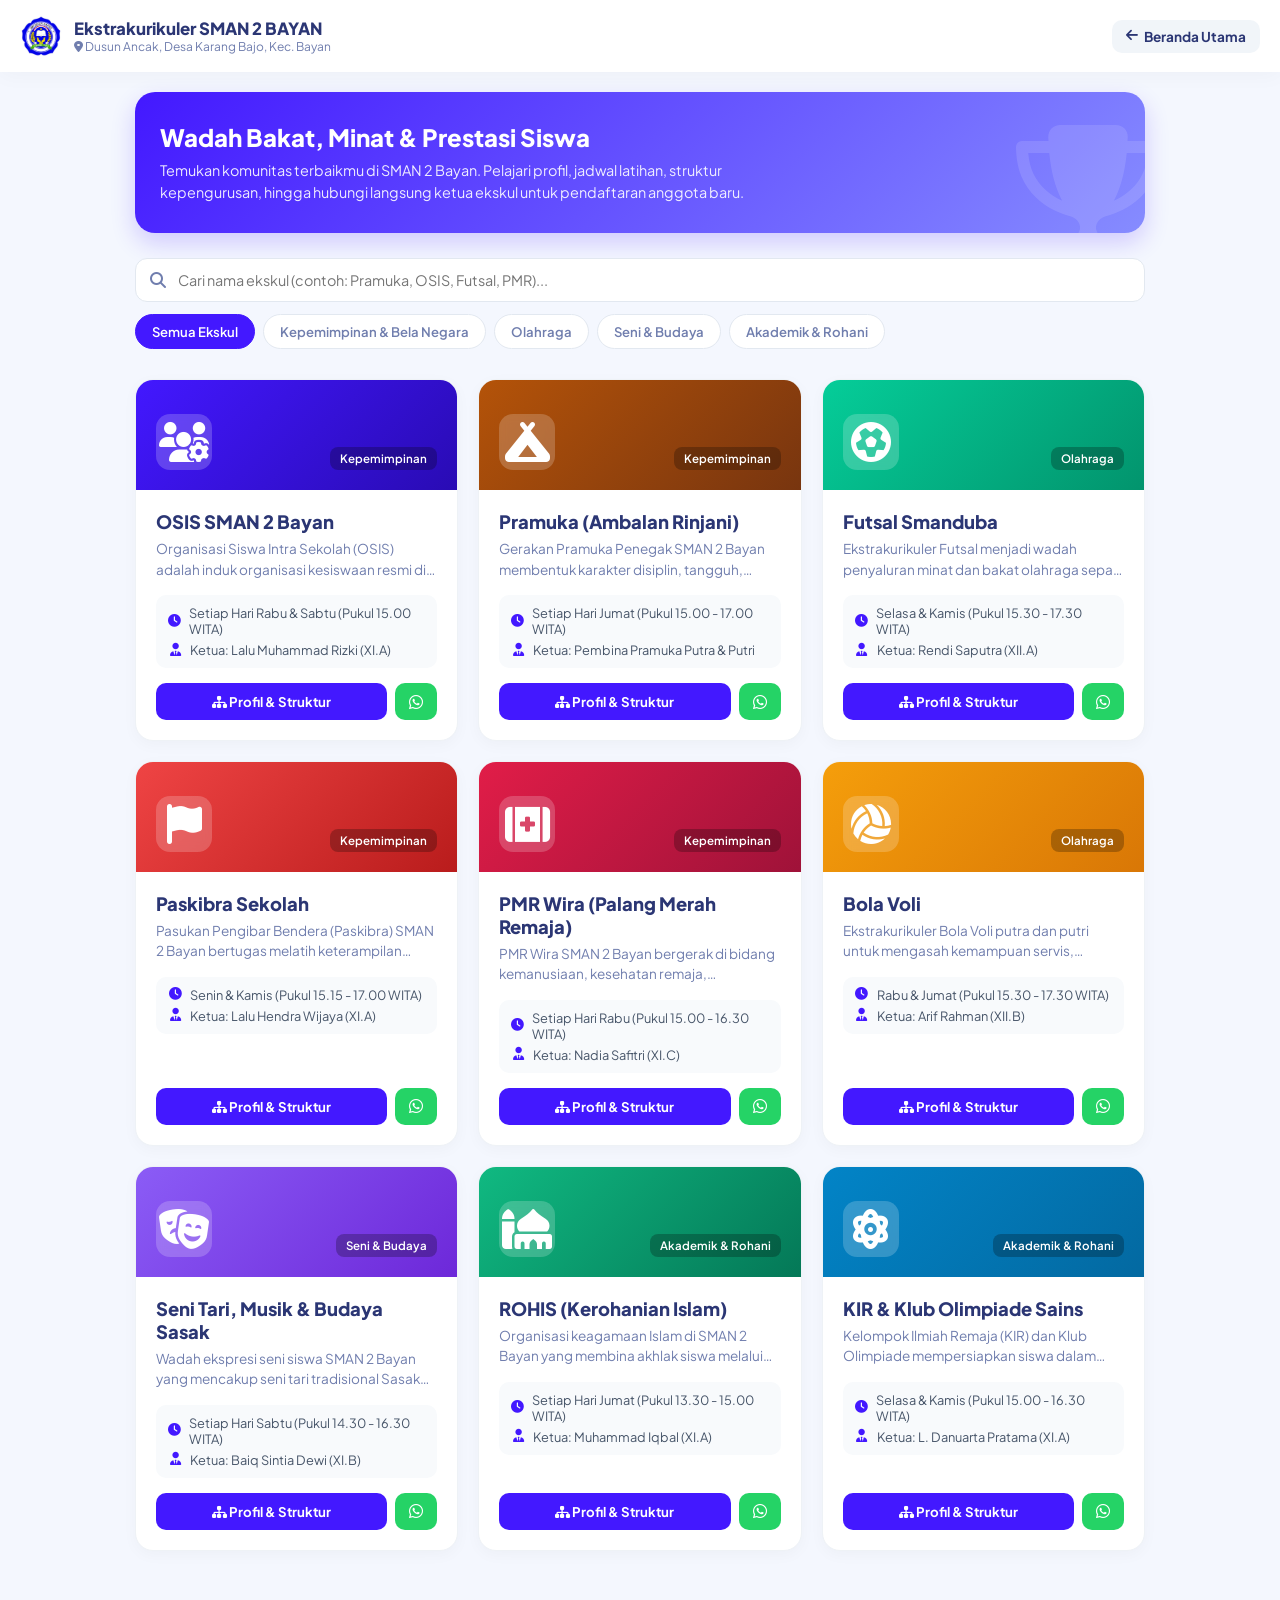
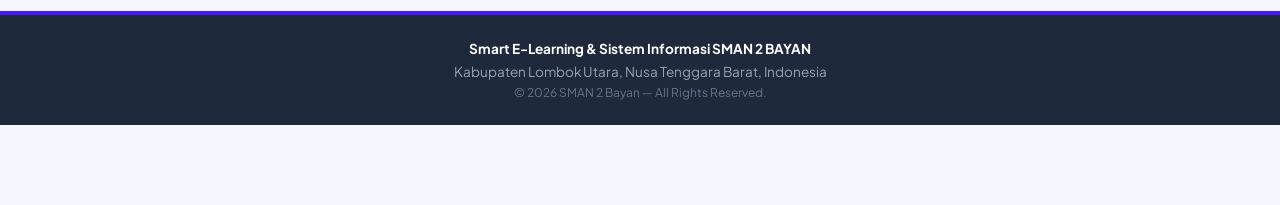
<file: ekskul.html>
<!DOCTYPE html>
<html lang="id">
<head>
    <meta charset="UTF-8">
    <meta name="viewport" content="width=device-width, initial-scale=1.0">
    <title>Ekstrakurikuler - SMAN 2 BAYAN</title>
    <!-- Font Awesome -->
    <link rel="stylesheet" href="https://cdnjs.cloudflare.com/ajax/libs/font-awesome/6.4.0/css/all.min.css">
    <!-- Google Fonts -->
    <link href="https://fonts.googleapis.com/css2?family=Plus+Jakarta+Sans:wght@400;500;600;700;800&display=swap" rel="stylesheet">
    
    <style>
        :root {
            --primary: #4318ff;
            --primary-dark: #290bb4;
            --secondary: #05cd99;
            --bg-light: #f4f7fe;
            --text-dark: #2b3674;
            --text-muted: #707eae;
            --white: #ffffff;
        }

        * {
            margin: 0;
            padding: 0;
            box-sizing: border-box;
            font-family: 'Plus Jakarta Sans', sans-serif;
        }

        body {
            background-color: var(--bg-light);
            color: var(--text-dark);
            padding-bottom: 80px;
        }

        /* Header */
        .app-header {
            background: var(--white);
            padding: 15px 20px;
            display: flex;
            align-items: center;
            justify-content: space-between;
            box-shadow: 0 4px 20px rgba(0, 0, 0, 0.03);
            position: sticky;
            top: 0;
            z-index: 100;
            flex-wrap: wrap;
            gap: 10px;
        }

        .header-brand {
            display: flex;
            align-items: center;
            gap: 12px;
        }

        .header-brand img {
            width: 42px;
            height: 42px;
            object-fit: contain;
        }

        .header-brand h1 {
            font-size: 1.05rem;
            font-weight: 800;
            color: var(--text-dark);
        }

        .header-brand p {
            font-size: 0.75rem;
            color: var(--text-muted);
        }

        .btn-home {
            background: #f1f5f9;
            color: var(--text-dark);
            padding: 8px 14px;
            border-radius: 10px;
            text-decoration: none;
            font-size: 0.85rem;
            font-weight: 700;
            display: inline-flex;
            align-items: center;
            gap: 6px;
            transition: 0.2s;
        }

        .btn-home:hover {
            background: #e2e8f0;
        }

        /* Container */
        .container {
            max-width: 1050px;
            margin: 0 auto;
            padding: 20px;
        }

        /* Hero Banner */
        .hero-ekskul {
            background: linear-gradient(135deg, #4318ff 0%, #868cff 100%);
            border-radius: 20px;
            padding: 30px 25px;
            color: white;
            margin-bottom: 25px;
            position: relative;
            overflow: hidden;
            box-shadow: 0 10px 25px rgba(67, 24, 255, 0.2);
        }

        .hero-ekskul h2 {
            font-size: 1.5rem;
            font-weight: 800;
            margin-bottom: 8px;
        }

        .hero-ekskul p {
            font-size: 0.9rem;
            opacity: 0.9;
            max-width: 600px;
            line-height: 1.5;
        }

        .hero-ekskul i.bg-decor {
            position: absolute;
            right: -15px;
            bottom: -20px;
            font-size: 8rem;
            opacity: 0.12;
        }

        /* Search & Filter */
        .controls-bar {
            display: flex;
            flex-direction: column;
            gap: 12px;
            margin-bottom: 25px;
        }

        .search-box {
            position: relative;
            width: 100%;
        }

        .search-box input {
            width: 100%;
            padding: 12px 15px 12px 42px;
            border-radius: 12px;
            border: 1px solid #e2e8f0;
            background: var(--white);
            font-size: 0.9rem;
            outline: none;
            color: var(--text-dark);
        }

        .search-box input:focus {
            border-color: var(--primary);
        }

        .search-box i {
            position: absolute;
            left: 15px;
            top: 50%;
            transform: translateY(-50%);
            color: var(--text-muted);
        }

        .filter-pills {
            display: flex;
            gap: 8px;
            overflow-x: auto;
            padding-bottom: 5px;
        }

        .pill {
            background: var(--white);
            color: var(--text-muted);
            border: 1px solid #e2e8f0;
            padding: 8px 16px;
            border-radius: 20px;
            font-size: 0.82rem;
            font-weight: 600;
            cursor: pointer;
            white-space: nowrap;
            transition: 0.2s;
        }

        .pill.active, .pill:hover {
            background: var(--primary);
            color: var(--white);
            border-color: var(--primary);
        }

        /* Grid Ekskul */
        .ekskul-grid {
            display: grid;
            grid-template-columns: repeat(auto-fill, minmax(290px, 1fr));
            gap: 20px;
        }

        .ekskul-card {
            background: var(--white);
            border-radius: 18px;
            overflow: hidden;
            box-shadow: 0 4px 15px rgba(0, 0, 0, 0.03);
            border: 1px solid #eef2f6;
            display: flex;
            flex-direction: column;
            transition: transform 0.2s, box-shadow 0.2s;
        }

        .ekskul-card:hover {
            transform: translateY(-4px);
            box-shadow: 0 12px 25px rgba(67, 24, 255, 0.08);
        }

        .card-banner {
            height: 110px;
            padding: 20px;
            color: white;
            display: flex;
            align-items: flex-end;
            justify-content: space-between;
            position: relative;
        }

        .card-banner i.icon-main {
            font-size: 2.5rem;
            background: rgba(255, 255, 255, 0.2);
            width: 56px;
            height: 56px;
            border-radius: 14px;
            display: flex;
            align-items: center;
            justify-content: center;
            backdrop-filter: blur(4px);
        }

        .badge-kat {
            background: rgba(0, 0, 0, 0.25);
            padding: 4px 10px;
            border-radius: 8px;
            font-size: 0.72rem;
            font-weight: 600;
        }

        .card-body {
            padding: 20px;
            flex: 1;
            display: flex;
            flex-direction: column;
        }

        .card-body h3 {
            font-size: 1.15rem;
            font-weight: 800;
            margin-bottom: 6px;
            color: var(--text-dark);
        }

        .card-desc {
            font-size: 0.85rem;
            color: var(--text-muted);
            line-height: 1.5;
            margin-bottom: 15px;
            display: -webkit-box;
            -webkit-line-clamp: 2;
            -webkit-box-orient: vertical;
            overflow: hidden;
        }

        .card-meta {
            background: #f8fafc;
            padding: 10px 12px;
            border-radius: 10px;
            font-size: 0.8rem;
            color: #475569;
            margin-bottom: 15px;
            display: flex;
            flex-direction: column;
            gap: 5px;
        }

        .card-meta div {
            display: flex;
            align-items: center;
            gap: 8px;
        }

        .card-meta i {
            color: var(--primary);
            width: 14px;
            text-align: center;
        }

        .card-actions {
            margin-top: auto;
            display: flex;
            gap: 8px;
        }

        .btn-detail {
            flex: 1;
            background: var(--primary);
            color: white;
            border: none;
            padding: 10px;
            border-radius: 10px;
            font-size: 0.83rem;
            font-weight: 700;
            cursor: pointer;
            transition: 0.2s;
        }

        .btn-detail:hover {
            background: var(--primary-dark);
        }

        .btn-wa-card {
            background: #25D366;
            color: white;
            border: none;
            padding: 10px 14px;
            border-radius: 10px;
            font-size: 1rem;
            text-decoration: none;
            display: flex;
            align-items: center;
            justify-content: center;
            transition: 0.2s;
        }

        .btn-wa-card:hover {
            background: #1ebe5d;
        }

        /* Modal Profil Lengkap */
        .modal-overlay {
            position: fixed;
            inset: 0;
            background: rgba(15, 23, 42, 0.65);
            backdrop-filter: blur(3px);
            display: none;
            align-items: center;
            justify-content: center;
            padding: 15px;
            z-index: 1000;
        }

        .modal-overlay.show {
            display: flex;
        }

        .modal-box {
            background: var(--white);
            width: 100%;
            max-width: 600px;
            max-height: 90vh;
            border-radius: 20px;
            overflow-y: auto;
            box-shadow: 0 20px 40px rgba(0, 0, 0, 0.2);
            animation: slideUp 0.25s ease-out;
        }

        @keyframes slideUp {
            from { transform: translateY(20px); opacity: 0; }
            to { transform: translateY(0); opacity: 1; }
        }

        .modal-header {
            padding: 25px;
            color: white;
            position: relative;
        }

        .btn-close-modal {
            position: absolute;
            top: 15px;
            right: 15px;
            background: rgba(255, 255, 255, 0.2);
            border: none;
            color: white;
            width: 34px;
            height: 34px;
            border-radius: 50%;
            font-size: 1rem;
            cursor: pointer;
        }

        .modal-body {
            padding: 25px;
        }

        .section-label {
            font-size: 0.95rem;
            font-weight: 800;
            color: var(--text-dark);
            margin-bottom: 10px;
            display: flex;
            align-items: center;
            gap: 8px;
            border-bottom: 2px solid #f1f5f9;
            padding-bottom: 6px;
        }

        .section-label i {
            color: var(--primary);
        }

        .org-table {
            width: 100%;
            border-collapse: collapse;
            margin-bottom: 20px;
            font-size: 0.85rem;
        }

        .org-table tr {
            border-bottom: 1px solid #f1f5f9;
        }

        .org-table td {
            padding: 9px 6px;
        }

        .org-role {
            font-weight: 700;
            color: var(--text-muted);
            width: 42%;
        }

        .org-name {
            font-weight: 600;
            color: var(--text-dark);
        }

        .program-list {
            list-style: none;
            margin-bottom: 20px;
        }

        .program-list li {
            font-size: 0.85rem;
            color: #475569;
            padding: 5px 0;
            display: flex;
            align-items: flex-start;
            gap: 8px;
        }

        .program-list li i {
            color: var(--secondary);
            margin-top: 3px;
        }

        .btn-wa-full {
            display: flex;
            align-items: center;
            justify-content: center;
            gap: 10px;
            width: 100%;
            background: #25D366;
            color: white;
            padding: 14px;
            border-radius: 12px;
            text-decoration: none;
            font-weight: 700;
            font-size: 0.95rem;
            box-shadow: 0 6px 15px rgba(37, 211, 102, 0.3);
            transition: 0.2s;
        }

        .btn-wa-full:hover {
            background: #1ebe5d;
        }

        /* Footer */
        footer {
            background: #1e293b;
            color: #94a3b8;
            text-align: center;
            padding: 25px 15px;
            margin-top: 40px;
            font-size: 0.85rem;
            border-top: 4px solid var(--primary);
        }
    </style>
</head>
<body>

    <!-- Header -->
    <header class="app-header">
        <div class="header-brand">
            <img src="images/logo-sman2bayan.png" alt="Logo SMAN 2 Bayan" onerror="this.src='https://via.placeholder.com/45'">
            <div>
                <h1>Ekstrakurikuler SMAN 2 BAYAN</h1>
                <p><i class="fa-solid fa-location-dot"></i> Dusun Ancak, Desa Karang Bajo, Kec. Bayan</p>
            </div>
        </div>
        <a href="index.html" class="btn-home"><i class="fa-solid fa-arrow-left"></i> Beranda Utama</a>
    </header>

    <div class="container">
        <!-- Hero -->
        <div class="hero-ekskul">
            <h2>Wadah Bakat, Minat & Prestasi Siswa</h2>
            <p>Temukan komunitas terbaikmu di SMAN 2 Bayan. Pelajari profil, jadwal latihan, struktur kepengurusan, hingga hubungi langsung ketua ekskul untuk pendaftaran anggota baru.</p>
            <i class="fa-solid fa-trophy bg-decor"></i>
        </div>

        <!-- Pencarian & Filter -->
        <div class="controls-bar">
            <div class="search-box">
                <i class="fa-solid fa-magnifying-glass"></i>
                <input type="text" id="searchInput" placeholder="Cari nama ekskul (contoh: Pramuka, OSIS, Futsal, PMR)..." onkeyup="filterEkskul()">
            </div>
            <div class="filter-pills">
                <button class="pill active" onclick="setKategori('Semua', this)">Semua Ekskul</button>
                <button class="pill" onclick="setKategori('Kepemimpinan', this)">Kepemimpinan & Bela Negara</button>
                <button class="pill" onclick="setKategori('Olahraga', this)">Olahraga</button>
                <button class="pill" onclick="setKategori('Seni & Budaya', this)">Seni & Budaya</button>
                <button class="pill" onclick="setKategori('Akademik & Rohani', this)">Akademik & Rohani</button>
            </div>
        </div>

        <!-- Daftar Ekskul -->
        <div class="ekskul-grid" id="ekskulGrid"></div>
    </div>

    <!-- Modal Detail Profil Ekskul -->
    <div class="modal-overlay" id="ekskulModal" onclick="closeModalOutside(event)">
        <div class="modal-box">
            <div class="modal-header" id="modalHeader">
                <button class="btn-close-modal" onclick="closeModal()"><i class="fa-solid fa-xmark"></i></button>
                <span class="badge-kat" id="modalKategori">Kategori</span>
                <h2 id="modalNama" style="font-size: 1.5rem; margin-top: 8px; font-weight: 800;">Nama Ekskul</h2>
                <p id="modalSlogan" style="font-size: 0.85rem; opacity: 0.9; margin-top: 4px; font-style: italic;">Slogan ekskul</p>
            </div>
            <div class="modal-body">
                <div class="section-label"><i class="fa-solid fa-circle-info"></i> Profil & Tentang Ekskul</div>
                <p id="modalDeskripsi" style="font-size: 0.88rem; color: #475569; line-height: 1.6; margin-bottom: 18px;"></p>

                <div class="card-meta" style="margin-bottom: 20px;">
                    <div><i class="fa-solid fa-calendar-days"></i> <span><strong>Jadwal Latihan:</strong> <span id="modalJadwal"></span></span></div>
                    <div><i class="fa-solid fa-map-pin"></i> <span><strong>Tempat:</strong> <span id="modalTempat"></span></span></div>
                    <div><i class="fa-brands fa-instagram"></i> <span><strong>Instagram:</strong> <span id="modalIg"></span></span></div>
                </div>

                <div class="section-label"><i class="fa-solid fa-sitemap"></i> Struktur Organisasi (Periode 2026/2027)</div>
                <table class="org-table" id="modalStruktur"></table>

                <div class="section-label"><i class="fa-solid fa-star"></i> Program Unggulan & Prestasi</div>
                <ul class="program-list" id="modalProgram"></ul>

                <a href="#" target="_blank" class="btn-wa-full" id="modalWaBtn">
                    <i class="fa-brands fa-whatsapp" style="font-size: 1.3rem;"></i>
                    <span id="modalWaText">Hubungi Ketua Ekskul via WhatsApp</span>
                </a>
            </div>
        </div>
    </div>

    <!-- Footer -->
    <footer>
        <p style="margin-bottom: 6px; color: white; font-weight: bold;">Smart E-Learning & Sistem Informasi SMAN 2 BAYAN</p>
        <p style="margin-bottom: 5px;">Kabupaten Lombok Utara, Nusa Tenggara Barat, Indonesia</p>
        <p style="font-size: 0.75rem; color: #64748b;">&copy; 2026 SMAN 2 Bayan &mdash; All Rights Reserved.</p>
    </footer>

    <script>
        // ==========================================
        // DATA LENGKAP EKSTRAKURIKULER SMAN 2 BAYAN
        // ==========================================
        const dataEkskul = [
            {
                id: "osis",
                nama: "OSIS SMAN 2 Bayan",
                kategori: "Kepemimpinan",
                slogan: "Berintegritas, Kreatif, dan Menginspirasi",
                icon: "fa-users-gear",
                grad: "linear-gradient(135deg, #4318ff, #290bb4)",
                deskripsi: "Organisasi Siswa Intra Sekolah (OSIS) adalah induk organisasi kesiswaan resmi di SMAN 2 Bayan yang melatih jiwa kepemimpinan, manajemen acara sekolah, serta menjadi jembatan aspirasi antara siswa dan pihak sekolah.",
                jadwal: "Setiap Hari Rabu & Sabtu (Pukul 15.00 WITA)",
                tempat: "Ruang Sekretariat OSIS SMAN 2 Bayan",
                ig: "@osis.sman2bayan",
                adminNama: "Ketua OSIS",
                wa: "6281234567890",
                struktur: [
                    { jabatan: "Pembina OSIS", nama: "Bapak/Ibu Wakasek Kesiswaan" },
                    { jabatan: "Ketua Umum", nama: "Lalu Muhammad Rizki (XI.A)" },
                    { jabatan: "Wakil Ketua", nama: "Baiq Nabila Putri (XI.B)" },
                    { jabatan: "Sekretaris Umum", nama: "Siti Aisyah (XI.C)" },
                    { jabatan: "Bendahara Umum", nama: "Raden Arya Pratama (X.A)" }
                ],
                program: [
                    "Penyelenggara Masa Pengenalan Lingkungan Sekolah (MPLS)",
                    "Classmeeting Akhir Semester & Smanduba Cup",
                    "Peringatan Hari Besar Nasional dan Keagamaan",
                    "Bakti Sosial & Peduli Lingkungan Kecamatan Bayan"
                ]
            },
            {
                id: "pramuka",
                nama: "Pramuka (Ambalan Rinjani)",
                kategori: "Kepemimpinan",
                slogan: "Satyaku Kudarmakan, Darmaku Kubaktikan",
                icon: "fa-campground",
                grad: "linear-gradient(135deg, #b45309, #78350f)",
                deskripsi: "Gerakan Pramuka Penegak SMAN 2 Bayan membentuk karakter disiplin, tangguh, mandiri, cinta alam, serta terampil dalam kepramukaan seperti pioneering, P3K, semaphore, dan survival alam.",
                jadwal: "Setiap Hari Jumat (Pukul 15.00 - 17.00 WITA)",
                tempat: "Lapangan Utama SMAN 2 Bayan",
                ig: "@pramuka.smanduba",
                adminNama: "Pradana Putra/Putri",
                wa: "6281234567891",
                struktur: [
                    { jabatan: "Kamabigus", nama: "Kepala SMAN 2 Bayan" },
                    { jabatan: "Pembina Gudep", nama: "Pembina Pramuka Putra & Putri" },
                    { jabatan: "Pradana Putra", nama: "Ahmad Fauzan (XI.B)" },
                    { jabatan: "Pradana Putri", nama: "Nurul Hidayah (XI.A)" },
                    { jabatan: "Kerani (Sekretaris)", nama: "Dinda Permata (X.C)" },
                    { jabatan: "Juru Uang (Bendahara)", nama: "M. Zulkifli (X.B)" }
                ],
                program: [
                    "Perkemahan Sabtu Minggu (PERSAMI) & Penerimaan Tamu Ambalan",
                    "Pelatihan Tali-Temali, Pioneering, dan Navigasi Darat",
                    "Partisipasi Lomba Tingkat Penegak se-Kabupaten Lombok Utara"
                ]
            },
            {
                id: "futsal",
                nama: "Futsal Smanduba",
                kategori: "Olahraga",
                slogan: "Satu Tim, Satu Semangat, Juara!",
                icon: "fa-futbol",
                grad: "linear-gradient(135deg, #05cd99, #02946d)",
                deskripsi: "Ekstrakurikuler Futsal menjadi wadah penyaluran minat dan bakat olahraga sepak bola dalam ruangan. Melatih fisik, teknik dasar passing, dribbling, strategi permainan tim, dan sportivitas.",
                jadwal: "Selasa & Kamis (Pukul 15.30 - 17.30 WITA)",
                tempat: "Lapangan Olahraga SMAN 2 Bayan",
                ig: "@futsal.sman2bayan",
                adminNama: "Kapten / Ketua Futsal",
                wa: "6281234567892",
                struktur: [
                    { jabatan: "Pembina & Pelatih", nama: "Guru PJOK SMAN 2 Bayan" },
                    { jabatan: "Ketua / Kapten Tim", nama: "Rendi Saputra (XII.A)" },
                    { jabatan: "Wakil Ketua", nama: "Dimas Anggara (XI.C)" },
                    { jabatan: "Sekretaris & Logistik", nama: "Fajar Ramadhan (XI.D)" },
                    { jabatan: "Bendahara", nama: "Rian Hidayat (X.A)" }
                ],
                program: [
                    "Latihan Fisik, Taktik, dan Sparring Partner Antar Sekolah",
                    "Delegasi Turnamen Futsal Pelajar se-Lombok Utara & NTB",
                    "Turnamen Internal Liga Futsal Smanduba"
                ]
            },
            {
                id: "paskibra",
                nama: "Paskibra Sekolah",
                kategori: "Kepemimpinan",
                slogan: "Disiplin adalah Nafas Kami",
                icon: "fa-flag",
                grad: "linear-gradient(135deg, #ef4444, #b91c1c)",
                deskripsi: "Pasukan Pengibar Bendera (Paskibra) SMAN 2 Bayan bertugas melatih keterampilan Peraturan Baris-Berbaris (PBB), tata upacara bendera, serta mempersiapkan siswa untuk seleksi Paskibraka tingkat Kabupaten maupun Provinsi.",
                jadwal: "Senin & Kamis (Pukul 15.15 - 17.00 WITA)",
                tempat: "Halaman Upacara SMAN 2 Bayan",
                ig: "@paskibra.smanduba",
                adminNama: "Komandan Pasukan",
                wa: "6281234567893",
                struktur: [
                    { jabatan: "Pembina Paskibra", nama: "Pembina Paskibra SMAN 2 Bayan" },
                    { jabatan: "Komandan Satuan (Dansat)", nama: "Lalu Hendra Wijaya (XI.A)" },
                    { jabatan: "Wakil Dansat", nama: "Putri Ayu Lestari (XI.B)" },
                    { jabatan: "Sekretaris", nama: "Melati Sukma (X.D)" },
                    { jabatan: "Bendahara", nama: "Bagus Setiawan (X.B)" }
                ],
                program: [
                    "Petugas Utama Upacara Bendera Hari Senin & Hari Besar Nasional",
                    "Pembinaan Calon Paskibraka Kabupaten Lombok Utara",
                    "Lomba Keterampilan Baris-Berbaris (LKBB)"
                ]
            },
            {
                id: "pmr",
                nama: "PMR Wira (Palang Merah Remaja)",
                kategori: "Kepemimpinan",
                slogan: "Siamo Tutti Fratelli (Kita Semua Bersaudara)",
                icon: "fa-kit-medical",
                grad: "linear-gradient(135deg, #e11d48, #9f1239)",
                deskripsi: "PMR Wira SMAN 2 Bayan bergerak di bidang kemanusiaan, kesehatan remaja, pertolongan pertama pada kecelakaan (P3K), dan kesiapsiagaan bencana di lingkungan sekolah maupun masyarakat.",
                jadwal: "Setiap Hari Rabu (Pukul 15.00 - 16.30 WITA)",
                tempat: "Ruang UKS SMAN 2 Bayan",
                ig: "@pmrwira.smanduba",
                adminNama: "Ketua PMR Wira",
                wa: "6281234567894",
                struktur: [
                    { jabatan: "Pembina UKS & PMR", nama: "Ibu Pembina PMR" },
                    { jabatan: "Ketua Umum", nama: "Nadia Safitri (XI.C)" },
                    { jabatan: "Wakil Ketua", nama: "Salsa Bila (XI.A)" },
                    { jabatan: "Sekretaris", nama: "Indah Permatasari (X.B)" },
                    { jabatan: "Bendahara", nama: "Rizka Amalia (X.C)" }
                ],
                program: [
                    "Tim Medis Siaga Upacara Bendera & Kegiatan Olahraga Sekolah",
                    "Pelatihan Pertolongan Pertama (PP) & Perawatan Keluarga",
                    "Kampanye Hidup Bersih, Sehat, dan Donor Darah Sukarela"
                ]
            },
            {
                id: "voli",
                nama: "Bola Voli",
                kategori: "Olahraga",
                slogan: "Smash Keras, Pertahanan Solid",
                icon: "fa-volleyball",
                grad: "linear-gradient(135deg, #f59e0b, #d97706)",
                deskripsi: "Ekstrakurikuler Bola Voli putra dan putri untuk mengasah kemampuan servis, passing, smash, blocking, serta kekompakan tim dalam menghadapi kejuaraan antar pelajar.",
                jadwal: "Rabu & Jumat (Pukul 15.30 - 17.30 WITA)",
                tempat: "Lapangan Voli SMAN 2 Bayan",
                ig: "@volismanduba",
                adminNama: "Ketua Ekskul Voli",
                wa: "6281234567895",
                struktur: [
                    { jabatan: "Pembina & Pelatih", nama: "Guru PJOK SMAN 2 Bayan" },
                    { jabatan: "Ketua & Kapten Putra", nama: "Arif Rahman (XII.B)" },
                    { jabatan: "Kapten Putri", nama: "Yuliana (XI.D)" },
                    { jabatan: "Sekretaris", nama: "Dedi Kurniawan (X.A)" },
                    { jabatan: "Bendahara", nama: "Fitriani (X.C)" }
                ],
                program: [
                    "Latihan Rutin Teknik Dasar & Fisik",
                    "Uji Tanding Persahabatan Antar SMA/SMK di Lombok Utara",
                    "Kejuaraan O2SN Cabang Bola Voli"
                ]
            },
            {
                id: "seni",
                nama: "Seni Tari, Musik & Budaya Sasak",
                kategori: "Seni & Budaya",
                slogan: "Lestarikan Budaya, Kreasikan Karya",
                icon: "fa-masks-theater",
                grad: "linear-gradient(135deg, #8b5cf6, #6d28d9)",
                deskripsi: "Wadah ekspresi seni siswa SMAN 2 Bayan yang mencakup seni tari tradisional Sasak (seperti Tari Gandrung & Rudat), tari kreasi modern, seni musik/vokal, hingga teater sekolah.",
                jadwal: "Setiap Hari Sabtu (Pukul 14.30 - 16.30 WITA)",
                tempat: "Aula / Ruang Seni SMAN 2 Bayan",
                ig: "@senibudaya.smanduba",
                adminNama: "Ketua Sanggar Seni",
                wa: "6281234567896",
                struktur: [
                    { jabatan: "Pembina Seni", nama: "Guru Seni Budaya SMAN 2 Bayan" },
                    { jabatan: "Ketua Umum", nama: "Baiq Sintia Dewi (XI.B)" },
                    { jabatan: "Koordinator Tari", nama: "Ayu Wandira (XI.A)" },
                    { jabatan: "Koordinator Musik & Vokal", nama: "Gilang Ramadhan (XII.C)" },
                    { jabatan: "Sekretaris & Bendahara", nama: "Nisa Kartika (X.B)" }
                ],
                program: [
                    "Penampilan Pentas Seni & Perpisahan Kelas XII",
                    "Pelestarian Kesenian Tradisional Adat Bayan & Lombok Utara",
                    "Partisipasi Festival Lomba Seni Siswa Nasional (FLS2N)"
                ]
            },
            {
                id: "rohis",
                nama: "ROHIS (Kerohanian Islam)",
                kategori: "Akademik & Rohani",
                slogan: "Generasi Muda Berakhlak Mulia & Qur'ani",
                icon: "fa-mosque",
                grad: "linear-gradient(135deg, #10b981, #047857)",
                deskripsi: "Organisasi keagamaan Islam di SMAN 2 Bayan yang membina akhlak siswa melalui kajian keislaman, belajar membaca Al-Qur'an (Tahsin/Tahfidz), hadrah/marawis, serta memakmurkan musholla sekolah.",
                jadwal: "Setiap Hari Jumat (Pukul 13.30 - 15.00 WITA)",
                tempat: "Musholla SMAN 2 Bayan",
                ig: "@rohis.sman2bayan",
                adminNama: "Ketua ROHIS",
                wa: "6281234567897",
                struktur: [
                    { jabatan: "Pembina Rohis", nama: "Guru Pendidikan Agama Islam" },
                    { jabatan: "Ketua Umum (Ikhwan)", nama: "Muhammad Iqbal (XI.A)" },
                    { jabatan: "Ketua Keputrian (Akhwat)", nama: "Siti Fatimah (XI.C)" },
                    { jabatan: "Sekretaris", nama: "Rahmat Hidayat (X.A)" },
                    { jabatan: "Bendahara", nama: "Khairunnisa (X.D)" }
                ],
                program: [
                    "Kajian Rutin Jumat & Keputrian",
                    "Pelatihan Hadrah, Tilawah, dan Kaligrafi",
                    "Panitia Peringatan Isra Mi'raj, Maulid Nabi, dan Pesantren Kilat Ramadhan"
                ]
            },
            {
                id: "kir",
                nama: "KIR & Klub Olimpiade Sains",
                kategori: "Akademik & Rohani",
                slogan: "Berpikir Kritis, Inovatif, dan Ilmiah",
                icon: "fa-atom",
                grad: "linear-gradient(135deg, #0284c7, #0369a1)",
                deskripsi: "Kelompok Ilmiah Remaja (KIR) dan Klub Olimpiade mempersiapkan siswa dalam penelitian ilmiah sederhana serta pembinaan intensif Olimpiade Sains Nasional (OSN) bidang Fisika, Matematika, Kimia, Biologi, dan Informatika.",
                jadwal: "Selasa & Kamis (Pukul 15.00 - 16.30 WITA)",
                tempat: "Laboratorium IPA / Komputer SMAN 2 Bayan",
                ig: "@kir.smanduba",
                adminNama: "Ketua KIR",
                wa: "6281234567898",
                struktur: [
                    { jabatan: "Pembina Utama", nama: "Tim Guru MIPA SMAN 2 Bayan" },
                    { jabatan: "Ketua Umum", nama: "L. Danuarta Pratama (XI.A)" },
                    { jabatan: "Wakil Ketua", nama: "Desi Ratnasari (XI.B)" },
                    { jabatan: "Sekretaris", nama: "Putri Maharani (X.A)" },
                    { jabatan: "Bendahara", nama: "Alvin Nugroho (X.C)" }
                ],
                program: [
                    "Bimbingan Intensif Olimpiade Sains Nasional (OSN)",
                    "Eksperimen Sains & Karya Tulis Ilmiah Remaja",
                    "Kompetisi Cerdas Cermat MIPA Tingkat Provinsi"
                ]
            }
        ];

        let kategoriAktif = "Semua";

        // ==========================================
        // RENDER KARTU EKSKUL
        // ==========================================
        function renderEkskul(list) {
            const grid = document.getElementById("ekskulGrid");
            grid.innerHTML = "";

            if (list.length === 0) {
                grid.innerHTML = `<p style="grid-column: 1/-1; text-align:center; color:#707eae; padding:30px;">Ekstrakurikuler tidak ditemukan.</p>`;
                return;
            }

            list.forEach(item => {
                const pesanWa = encodeURIComponent(`Halo ${item.adminNama} (${item.nama} SMAN 2 Bayan), saya ingin bertanya informasi pendaftaran/kegiatan ekskul ini.`);
                const linkWa = `https://wa.me/${item.wa}?text=${pesanWa}`;

                grid.innerHTML += `
                    <div class="ekskul-card">
                        <div class="card-banner" style="background: ${item.grad};">
                            <i class="fa-solid ${item.icon} icon-main"></i>
                            <span class="badge-kat">${item.kategori}</span>
                        </div>
                        <div class="card-body">
                            <h3>${item.nama}</h3>
                            <p class="card-desc">${item.deskripsi}</p>
                            
                            <div class="card-meta">
                                <div><i class="fa-solid fa-clock"></i> <span>${item.jadwal}</span></div>
                                <div><i class="fa-solid fa-user-tie"></i> <span>Ketua: ${item.struktur[1]?.nama || '-'}</span></div>
                            </div>

                            <div class="card-actions">
                                <button class="btn-detail" onclick="bukaModal('${item.id}')">
                                    <i class="fa-solid fa-sitemap"></i> Profil & Struktur
                                </button>
                                <a href="${linkWa}" target="_blank" class="btn-wa-card" title="Chat WhatsApp ${item.adminNama}">
                                    <i class="fa-brands fa-whatsapp"></i>
                                </a>
                            </div>
                        </div>
                    </div>
                `;
            });
        }

        // ==========================================
        // FILTER & PENCARIAN
        // ==========================================
        function setKategori(kat, btnElement) {
            kategoriAktif = kat;
            document.querySelectorAll(".pill").forEach(p => p.classList.remove("active"));
            btnElement.classList.add("active");
            filterEkskul();
        }

        function filterEkskul() {
            const keyword = document.getElementById("searchInput").value.toLowerCase();
            const hasil = dataEkskul.filter(item => {
                const cocokKategori = (kategoriAktif === "Semua") || (item.kategori === kategoriAktif);
                const cocokKata = item.nama.toLowerCase().includes(keyword) || 
                                  item.deskripsi.toLowerCase().includes(keyword) ||
                                  item.kategori.toLowerCase().includes(keyword);
                return cocokKategori && cocokKata;
            });
            renderEkskul(hasil);
        }

        // ==========================================
        // MODAL DETAIL EKSKUL
        // ==========================================
        function bukaModal(id) {
            const ekskul = dataEkskul.find(e => e.id === id);
            if (!ekskul) return;

            document.getElementById("modalHeader").style.background = ekskul.grad;
            document.getElementById("modalKategori").innerText = ekskul.kategori;
            document.getElementById("modalNama").innerText = ekskul.nama;
            document.getElementById("modalSlogan").innerText = `"${ekskul.slogan}"`;
            document.getElementById("modalDeskripsi").innerText = ekskul.deskripsi;
            document.getElementById("modalJadwal").innerText = ekskul.jadwal;
            document.getElementById("modalTempat").innerText = ekskul.tempat;
            document.getElementById("modalIg").innerText = ekskul.ig;

            // Render Tabel Struktur Organisasi
            const strukturTable = document.getElementById("modalStruktur");
            strukturTable.innerHTML = "";
            ekskul.struktur.forEach(s => {
                strukturTable.innerHTML += `
                    <tr>
                        <td class="org-role">${s.jabatan}</td>
                        <td class="org-name">: ${s.nama}</td>
                    </tr>
                `;
            });

            // Render Program Unggulan
            const progList = document.getElementById("modalProgram");
            progList.innerHTML = "";
            ekskul.program.forEach(p => {
                progList.innerHTML += `<li><i class="fa-solid fa-circle-check"></i> <span>${p}</span></li>`;
            });

            // Tombol WhatsApp Ketua/Admin
            const pesanWa = encodeURIComponent(`Halo ${ekskul.adminNama} (${ekskul.nama} SMAN 2 Bayan), perkenalkan saya siswa SMAN 2 Bayan ingin bertanya/mendaftar pada ekstrakurikuler ${ekskul.nama}.`);
            document.getElementById("modalWaBtn").href = `https://wa.me/${ekskul.wa}?text=${pesanWa}`;
            document.getElementById("modalWaText").innerText = `Chat ${ekskul.adminNama} via WhatsApp`;

            document.getElementById("ekskulModal").classList.add("show");
        }

        function closeModal() {
            document.getElementById("ekskulModal").classList.remove("show");
        }

        function closeModalOutside(e) {
            if (e.target.id === "ekskulModal") {
                closeModal();
            }
        }

        // Inisialisasi Awal
        renderEkskul(dataEkskul);
    </script>
</body>
</html>
</file>
